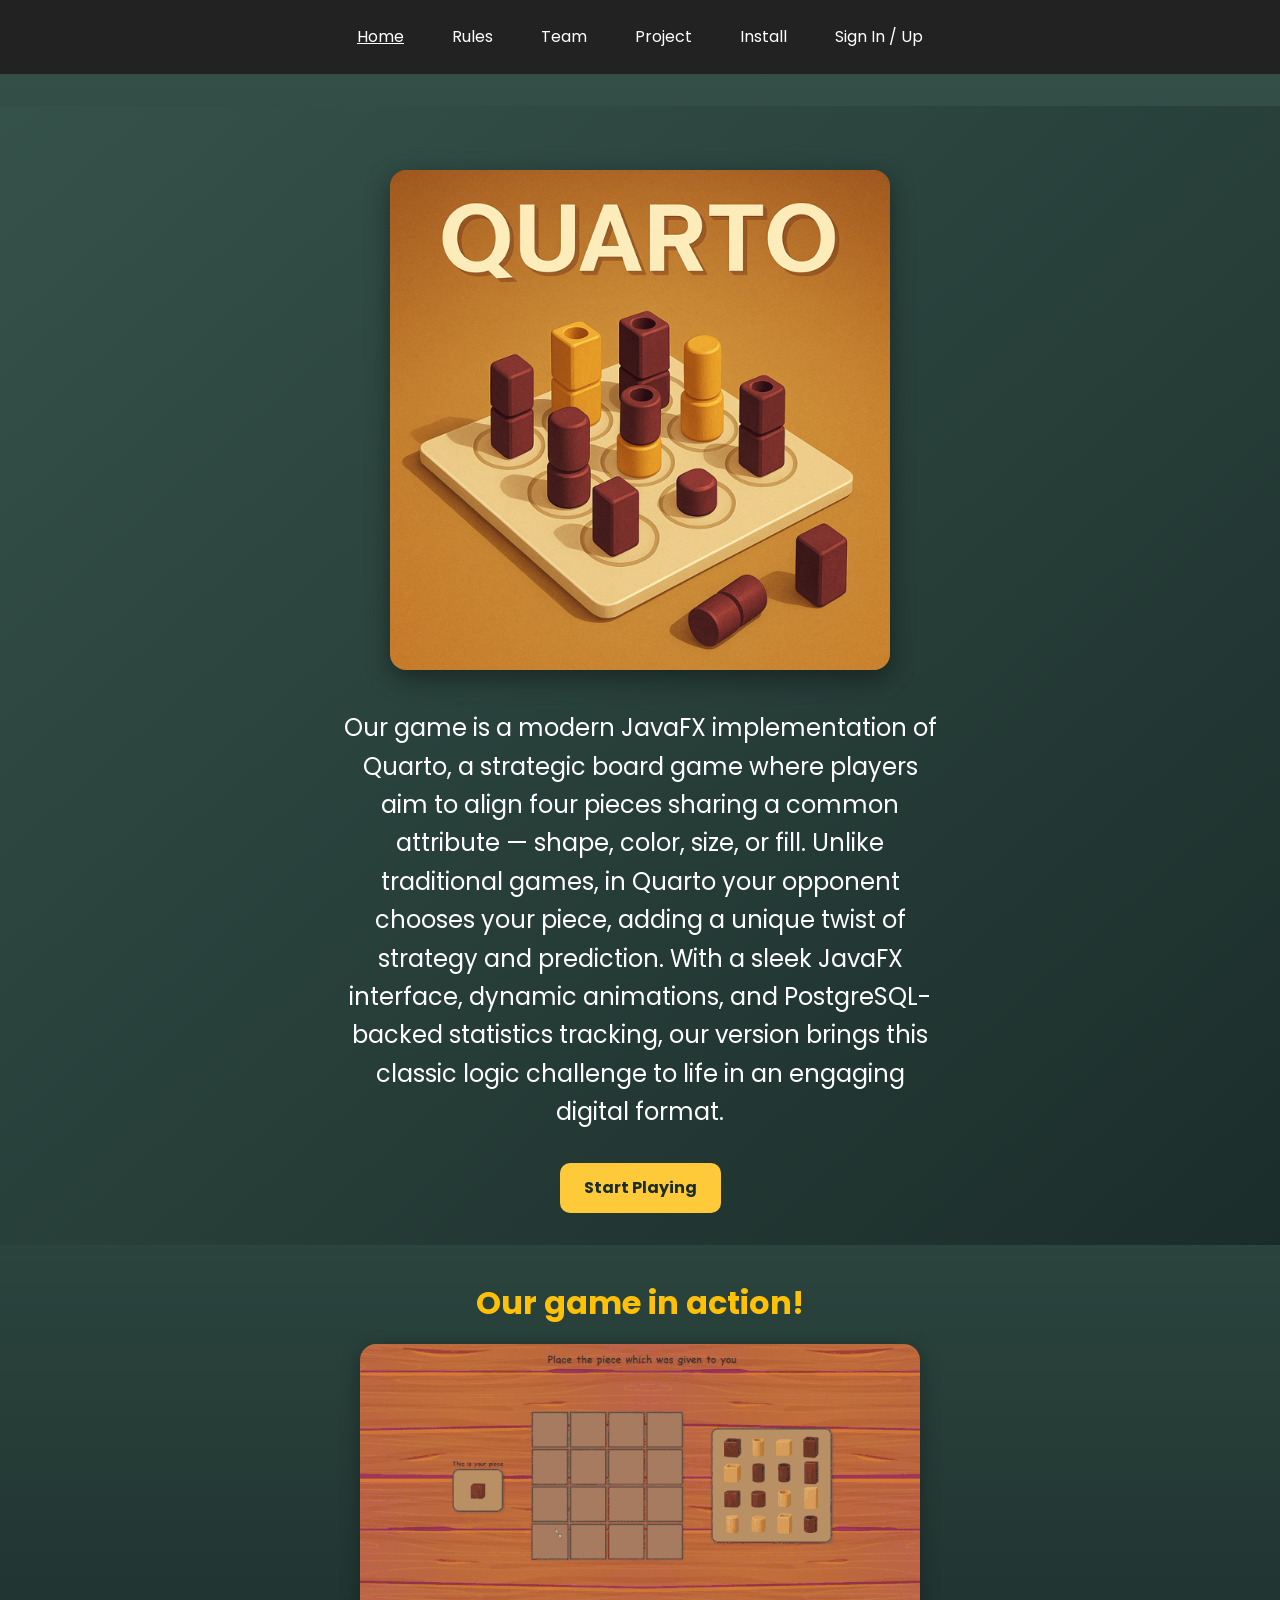
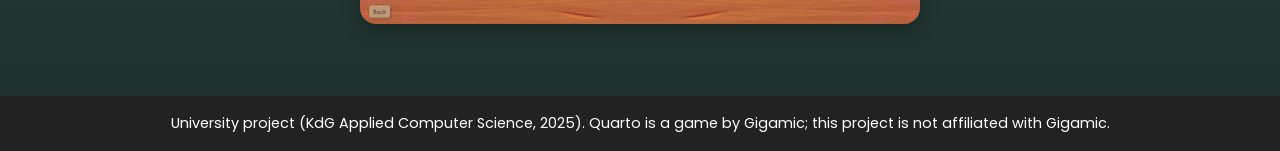
<file: website/html/index.html>
<!-- index.html -->
<!DOCTYPE html>
<html lang="en">
<head>
  <meta charset="UTF-8">
  <meta name="viewport" content="width=device-width, initial-scale=1.0">
  <title>Quarto - JavaFX ASCII Game</title>
  <link rel="icon" type="image/png" href="../images/favicon.png">
  <link href="https://fonts.googleapis.com/css2?family=Poppins:wght@400;600&display=swap" rel="stylesheet">

  <link rel="stylesheet" href="../css/common.css">
  <link rel="stylesheet" href="../css/index.css">
  <link rel="stylesheet" href="../css/modal.css">

</head>
<body>
<header>
  <nav>
    <ul class="nav-list">
      <li><a href="index.html" class="active">Home</a></li>
      <li><a href="rules.html">Rules</a></li>
      <li><a href="team.html">Team</a></li>
      <li><a href="project.html">Project</a></li>
      <li><a href="install.html">Install</a></li>
      <li id="authLi"><a href="#" id="authBtn">Sign In / Up</a></li>
    </ul>
  </nav>
</header>
<main>

  <section class="hero">
    <div class="hero-image">
      <img src="../images/Quarto.png" alt="Quarto Board">
    </div>
    <div class="hero-text">
      <!--<h1>QUARTO</h1>-->
      <p>Our game is a modern JavaFX implementation of Quarto, a strategic board game where players aim to align four pieces sharing a common attribute — shape, color, size, or fill.
        Unlike traditional games, in Quarto your opponent chooses your piece, adding a unique twist of strategy and prediction.
        With a sleek JavaFX interface, dynamic animations, and PostgreSQL-backed statistics tracking, our version brings this classic logic challenge to life in an engaging digital format.
      </p>
      <a href="install.html" class="btn">Start Playing</a>
    </div>
  </section>

  <section class="gameplay-demo">
    <h2>Our game in action!</h2>
    <img src="../images/gameplay.gif" alt="Gameplay demo of Quarto in action">
  </section>

</main>
<footer>
  <p>University project (KdG Applied Computer Science, 2025). Quarto is a game by Gigamic; this project is not affiliated with Gigamic.</p>
</footer>

<!-- Unified Auth Modal -->
<div id="authModal" class="modal">
  <div class="modal-content">
    <span class="close" data-close="authModal">&times;</span>
    <div class="auth-tabs">
      <button id="showLogin" class="tab-btn active">Login</button>
      <button id="showRegister" class="tab-btn">Register</button>
    </div>
    <form id="loginForm" class="auth-form">
      <input type="text" id="loginUsername" placeholder="Username" required>
      <input type="password" id="loginPassword" placeholder="Password" required>
      <button type="submit" class="btn auth-submit">Sign In</button>
    </form>
    <form id="registerForm" class="auth-form" style="display:none;">
      <input type="text" id="regFullName" placeholder="Full Name" required>
      <input type="text" id="regUsername" placeholder="Username" required>
      <input type="password" id="regPassword" placeholder="Password" required>
      <button type="submit" class="btn auth-submit">Register</button>
    </form>
  </div>
</div>


<script type="module" src="../js/script.js" defer></script>


</body>
</html>
</file>
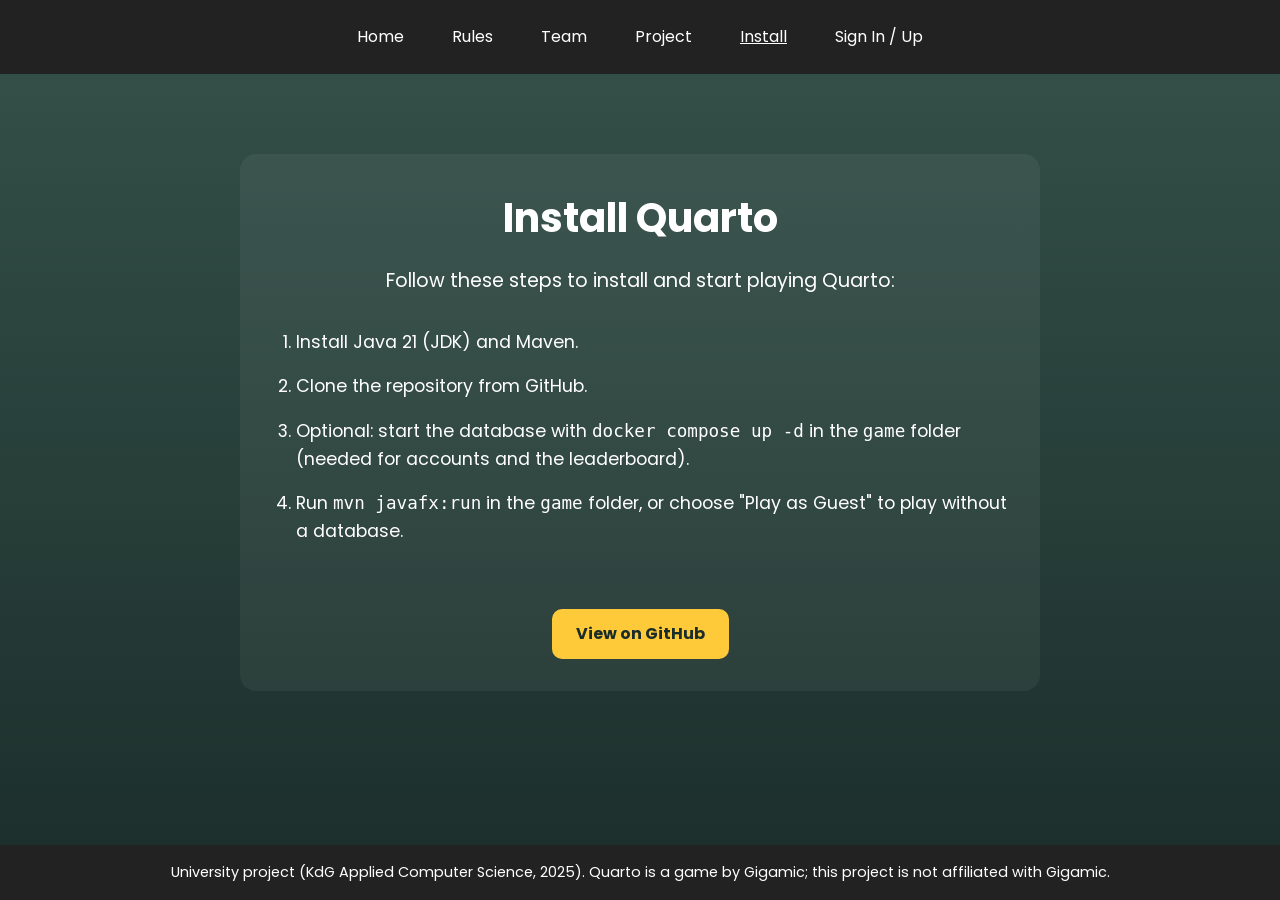
<file: website/html/install.html>
<!DOCTYPE html>
<html lang="en">
<head>
  <meta charset="UTF-8">
  <meta name="viewport" content="width=device-width, initial-scale=1">
  <title>Install - Quarto</title>
  <link rel="icon" type="image/png" href="../images/favicon.png">
  <link href="https://fonts.googleapis.com/css2?family=Poppins:wght@400;600&display=swap" rel="stylesheet">
  <link rel="stylesheet" href="../css/common.css">
  <link rel="stylesheet" href="../css/install.css">
  <link rel="stylesheet" href="../css/modal.css">
</head>
<body>
<header>
  <nav>
    <ul class="nav-list">
      <li><a href="index.html">Home</a></li>
      <li><a href="rules.html">Rules</a></li>
      <li><a href="team.html">Team</a></li>
      <li><a href="project.html">Project</a></li>
      <li><a href="install.html" class="active">Install</a></li>
      <li id="authLi"><a href="#" id="authBtn">Sign In / Up</a></li>
    </ul>
  </nav>
</header>

<main>
  <section class="install-guide">
    <h1>Install Quarto</h1>
    <p>Follow these steps to install and start playing Quarto:</p>
    <ol>
      <li>Install Java 21 (JDK) and Maven.</li>
      <li>Clone the repository from GitHub.</li>
      <li>Optional: start the database with <code>docker compose up -d</code> in the <code>game</code> folder (needed for accounts and the leaderboard).</li>
      <li>Run <code>mvn javafx:run</code> in the <code>game</code> folder, or choose "Play as Guest" to play without a database.</li>
    </ol>
    <div class="install-buttons">
      <a href="https://github.com/miqqayell/quarto-javafx-game" target="_blank" rel="noopener" class="btn github-btn">View on GitHub</a>
    </div>
  </section>

</main>

<footer>
  <p>University project (KdG Applied Computer Science, 2025). Quarto is a game by Gigamic; this project is not affiliated with Gigamic.</p>
</footer>

<!-- Unified Auth Modal -->
<div id="authModal" class="modal">
  <div class="modal-content">
    <span class="close" data-close="authModal">&times;</span>
    <div class="auth-tabs">
      <button id="showLogin" class="tab-btn active">Login</button>
      <button id="showRegister" class="tab-btn">Register</button>
    </div>
    <form id="loginForm" class="auth-form">
      <input type="text" id="loginUsername" placeholder="Username" required>
      <input type="password" id="loginPassword" placeholder="Password" required>
      <button type="submit" class="btn auth-submit">Sign In</button>
    </form>
    <form id="registerForm" class="auth-form" style="display:none;">
      <input type="text" id="regFullName" placeholder="Full Name" required>
      <input type="text" id="regUsername" placeholder="Username" required>
      <input type="password" id="regPassword" placeholder="Password" required>
      <button type="submit" class="btn auth-submit">Register</button>
    </form>
  </div>
</div>


<script type="module" src="../js/script.js" defer></script>


</body>
</html>
</file>
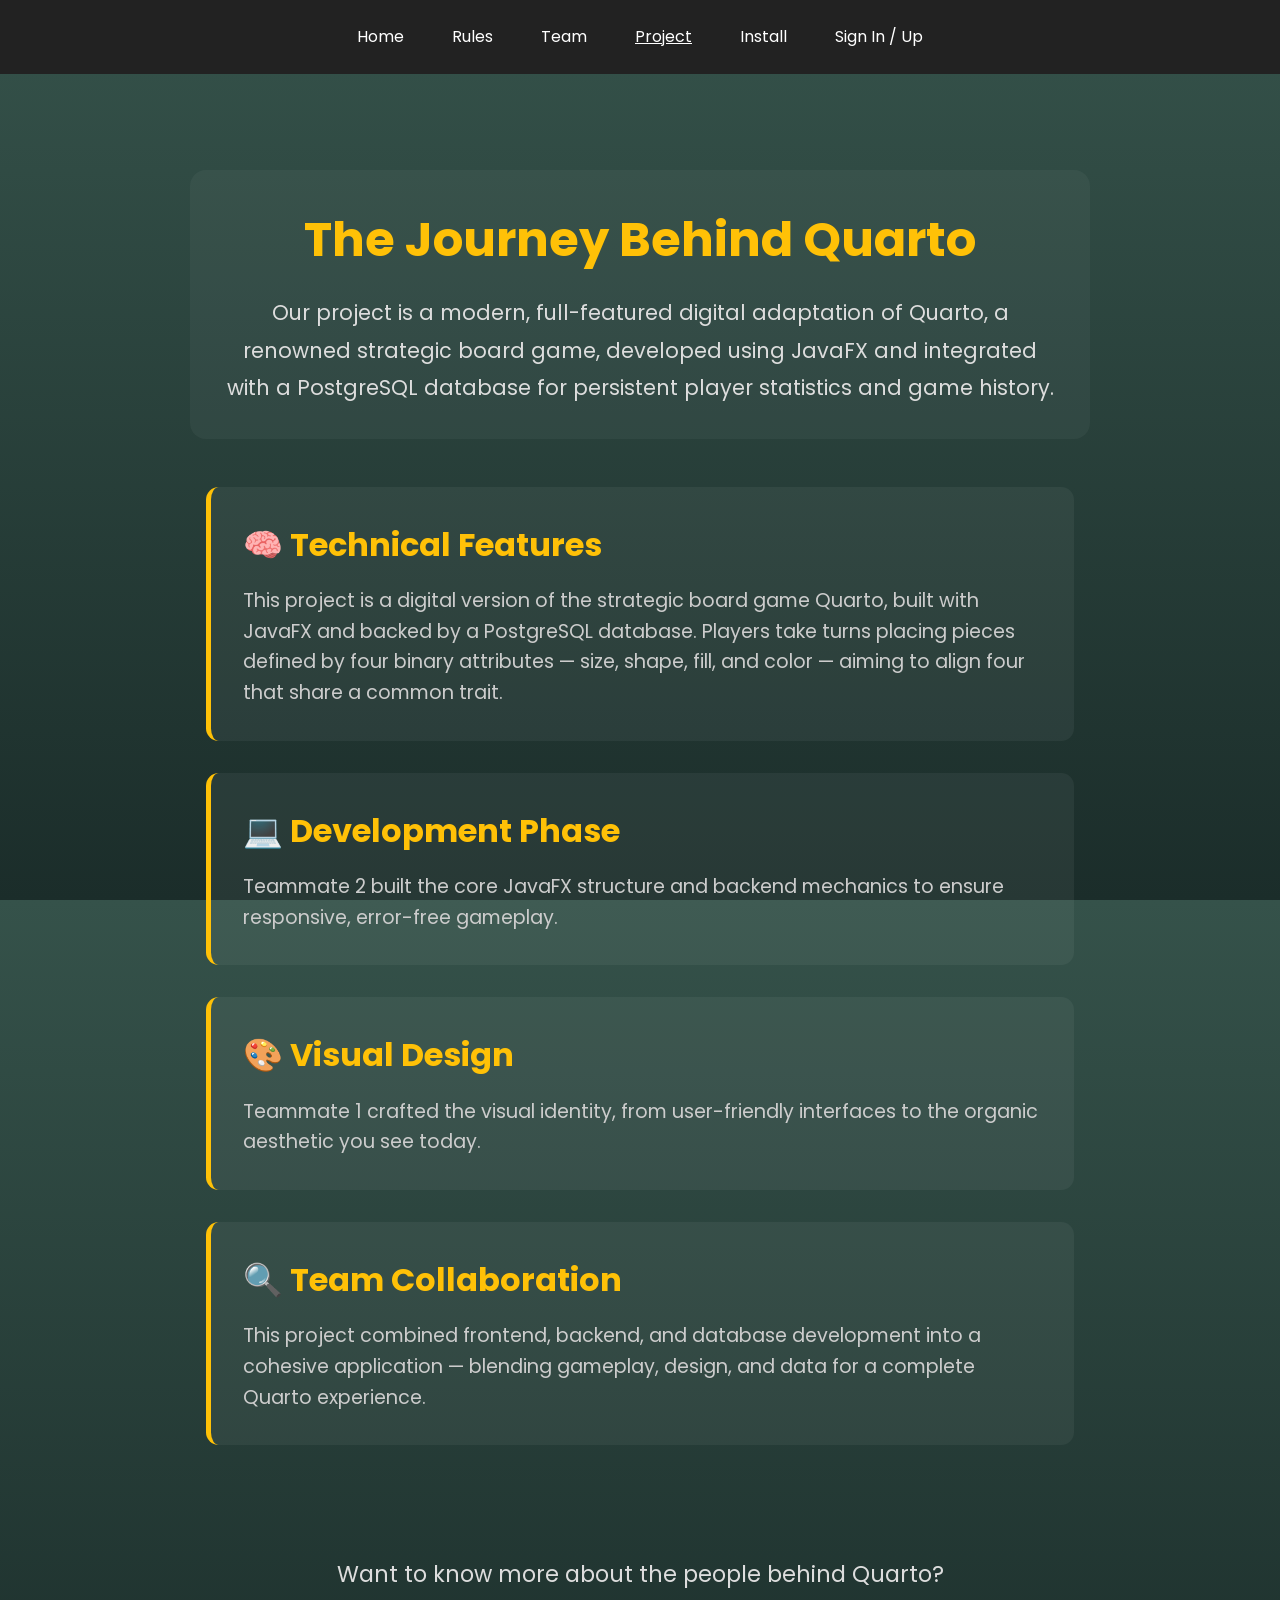
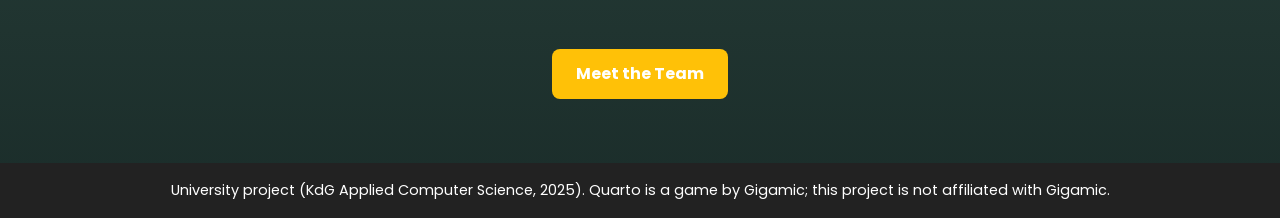
<file: website/html/project.html>
<!DOCTYPE html>
<html lang="en">
<head>
  <meta charset="UTF-8">
  <meta name="viewport" content="width=device-width, initial-scale=1">
  <title>Project - Quarto</title>
  <link rel="icon" type="image/png" href="../images/favicon.png">
  <link href="https://fonts.googleapis.com/css2?family=Poppins:wght@400;600&display=swap" rel="stylesheet">
  <link rel="stylesheet" href="../css/common.css">
  <link rel="stylesheet" href="../css/project.css">
  <link rel="stylesheet" href="../css/modal.css">
</head>
<body>
<header>
  <nav>
    <ul class="nav-list">
      <li><a href="../html/index.html">Home</a></li>
      <li><a href="../html/rules.html">Rules</a></li>
      <li><a href="../html/team.html">Team</a></li>
      <li><a href="../html/project.html" class="active">Project</a></li>
      <li><a href="../html/install.html">Install</a></li>
      <li id="authLi"><a href="#" id="authBtn">Sign In / Up</a></li>
    </ul>
  </nav>
</header>

<main>
  <section class="project-story">
    <h1>The Journey Behind Quarto</h1>
    <p>Our project is a modern, full-featured digital adaptation of Quarto, a renowned strategic board game, developed using JavaFX and integrated with a PostgreSQL database for persistent player statistics and game history.</p>
  </section>

  <section class="project-timeline">
    <div class="timeline-event">
      <h2>🧠 Technical Features</h2>
      <p>This project is a digital version of the strategic board game Quarto, built with JavaFX and backed by a PostgreSQL database. Players take turns placing pieces defined by four binary attributes — size, shape, fill, and color — aiming to align four that share a common trait.</p>
    </div>

    <div class="timeline-event">
      <h2>💻 Development Phase</h2>
      <p>Teammate 2 built the core JavaFX structure and backend mechanics to ensure responsive, error-free gameplay.</p>
    </div>

    <div class="timeline-event">
      <h2>🎨 Visual Design</h2>
      <p>Teammate 1 crafted the visual identity, from user-friendly interfaces to the organic aesthetic you see today.</p>
    </div>

    <div class="timeline-event">
      <h2>🔍 Team Collaboration</h2>
      <p>This project combined frontend, backend, and database development into a cohesive application — blending gameplay, design, and data for a complete Quarto experience.</p>
    </div>
  </section>

  <section class="team-cta">
    <p>Want to know more about the people behind Quarto?</p>
    <a href="team.html" class="btn">Meet the Team</a>
  </section>
</main>


<footer>
  <p>University project (KdG Applied Computer Science, 2025). Quarto is a game by Gigamic; this project is not affiliated with Gigamic.</p>
</footer>

<!-- Unified Auth Modal -->
<div id="authModal" class="modal">
  <div class="modal-content">
    <span class="close" data-close="authModal">&times;</span>
    <div class="auth-tabs">
      <button id="showLogin" class="tab-btn active">Login</button>
      <button id="showRegister" class="tab-btn">Register</button>
    </div>
    <form id="loginForm" class="auth-form">
      <input type="text" id="loginUsername" placeholder="Username" required>
      <input type="password" id="loginPassword" placeholder="Password" required>
      <button type="submit" class="btn auth-submit">Sign In</button>
    </form>
    <form id="registerForm" class="auth-form" style="display:none;">
      <input type="text" id="regFullName" placeholder="Full Name" required>
      <input type="text" id="regUsername" placeholder="Username" required>
      <input type="password" id="regPassword" placeholder="Password" required>
      <button type="submit" class="btn auth-submit">Register</button>
    </form>
  </div>
</div>


<script type="module" src="../js/script.js" defer></script>


</body>
</html>
</file>
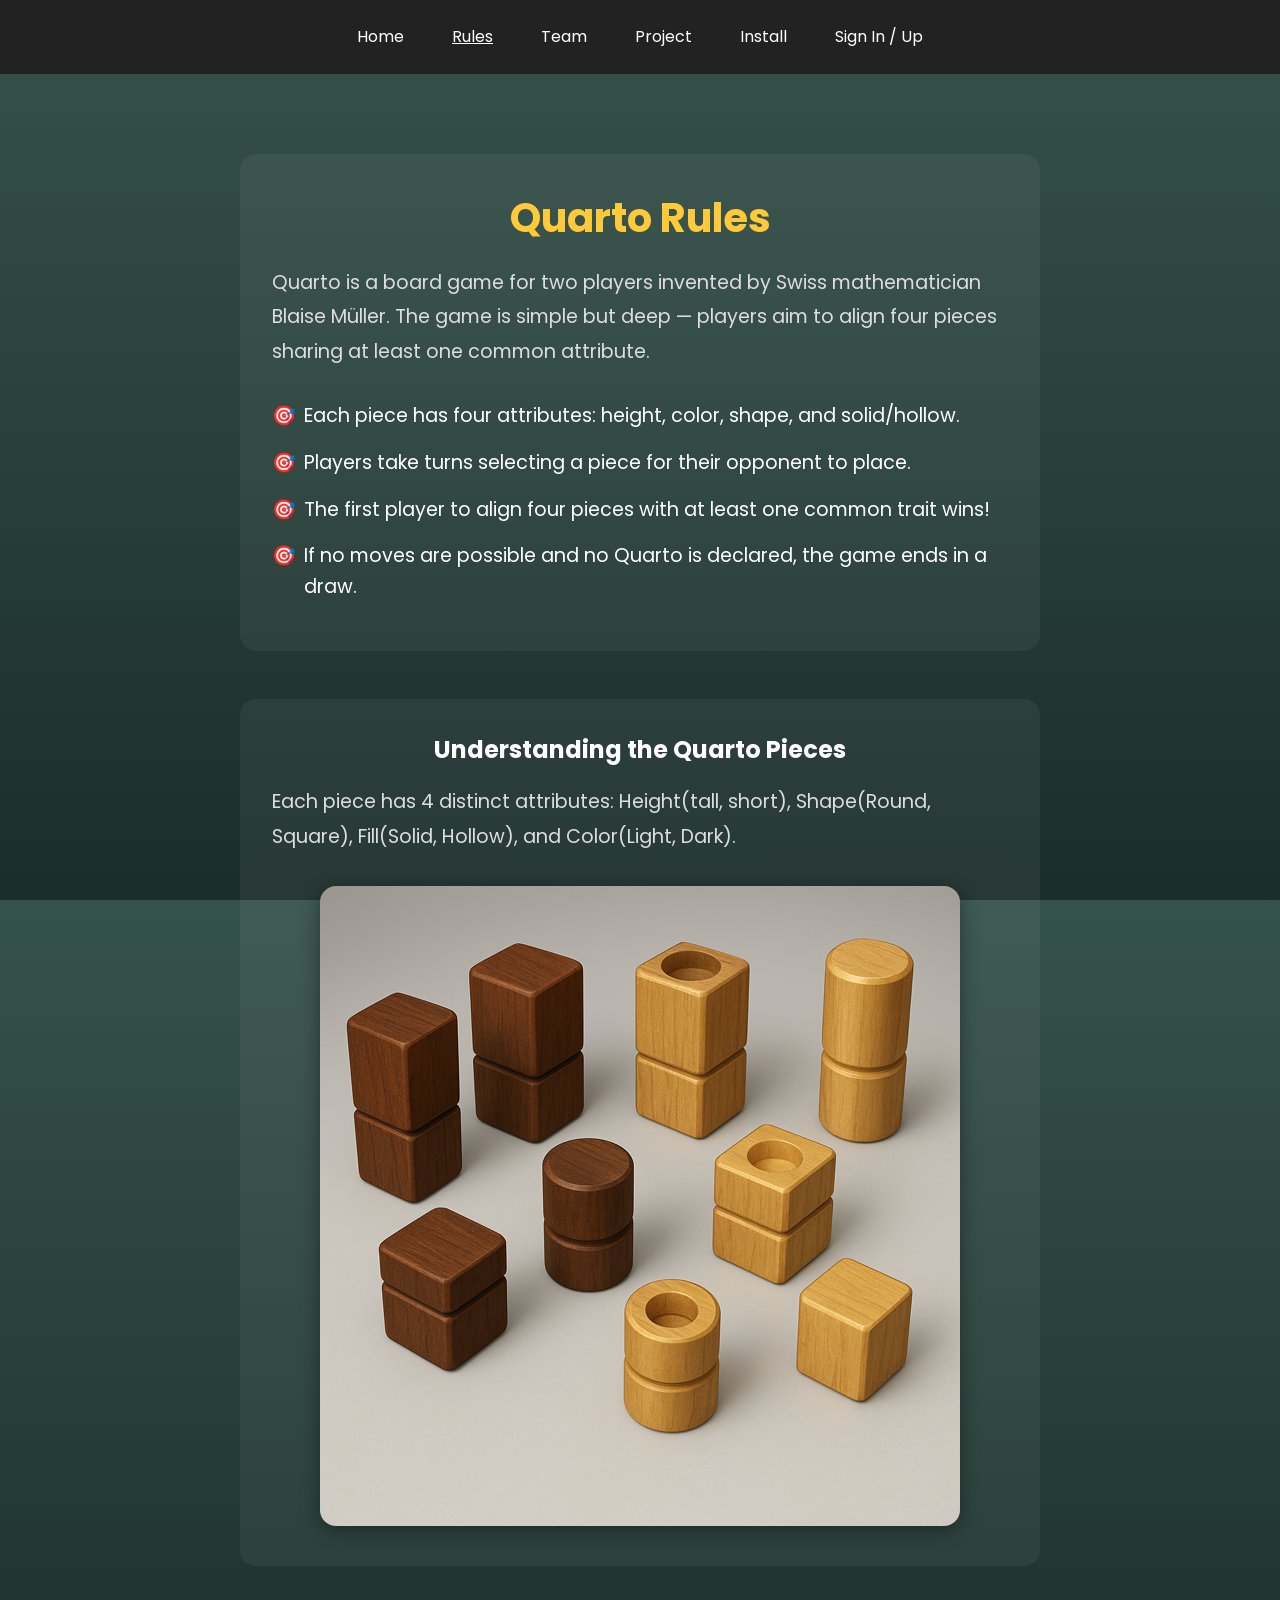
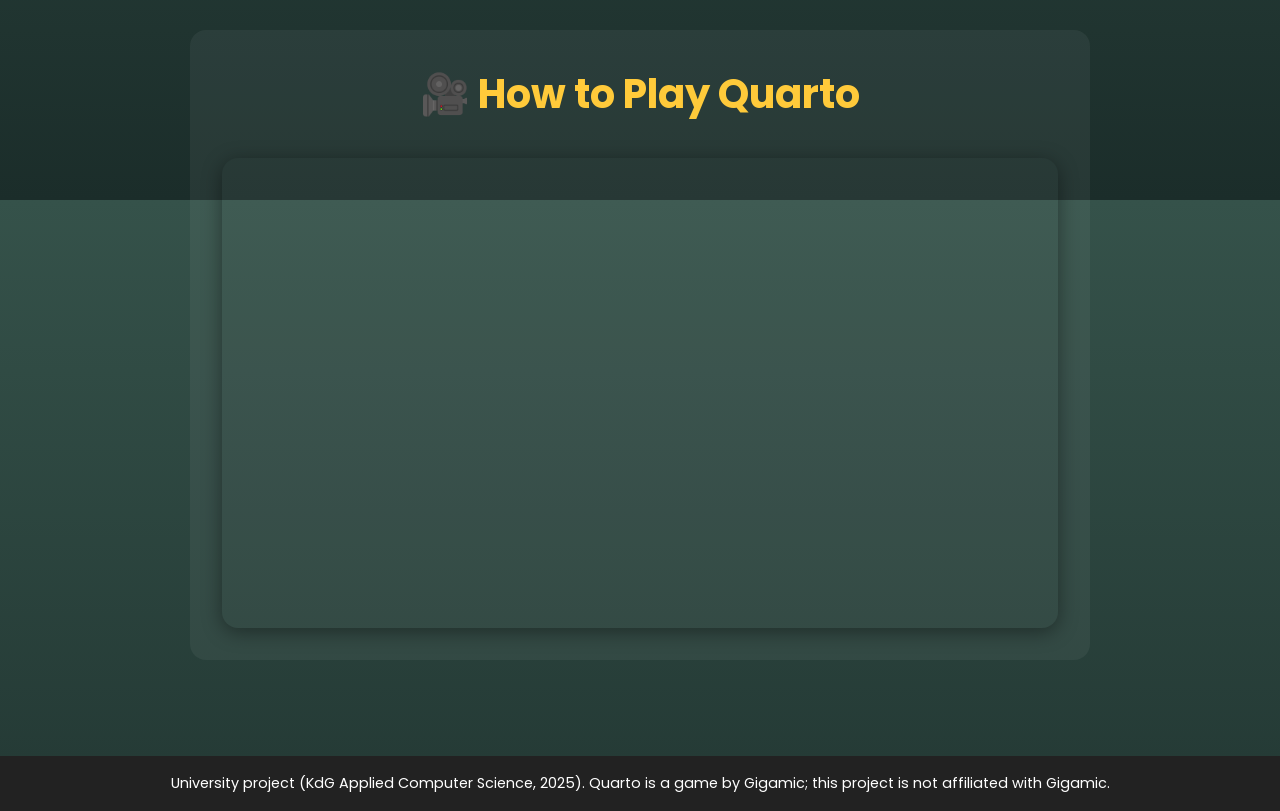
<file: website/html/rules.html>
<!DOCTYPE html>
<html lang="en">
<head>
  <meta charset="UTF-8">
  <meta name="viewport" content="width=device-width, initial-scale=1.0">
  <title>Quarto-Rules</title>
  <link rel="icon" type="image/png" href="../images/favicon.png">
  <link href="https://fonts.googleapis.com/css2?family=Poppins:wght@400;600&display=swap" rel="stylesheet">

  <link rel="stylesheet" href="../css/common.css">
  <link rel="stylesheet" href="../css/rules.css">
  <link rel="stylesheet" href="../css/modal.css">
</head>
<body>
<header>
  <nav>
    <ul class="nav-list">
      <li><a href="index.html">Home</a></li>
      <li><a href="rules.html" class="active">Rules</a></li>
      <li><a href="team.html">Team</a></li>
      <li><a href="project.html">Project</a></li>
      <li><a href="install.html">Install</a></li>
      <li id="authLi"><a href="#" id="authBtn">Sign In / Up</a></li>
    </ul>
  </nav>
</header>
<main>
  <section class="rules-section">
    <h1>Quarto Rules</h1>
    <p>Quarto is a board game for two players invented by Swiss mathematician Blaise Müller. The game is simple but deep — players aim to align four pieces sharing at least one common attribute.</p>

    <ul class="rules-list">
      <li>Each piece has four attributes: height, color, shape, and solid/hollow.</li>
      <li>Players take turns selecting a piece for their opponent to place.</li>
      <li>The first player to align four pieces with at least one common trait wins!</li>
      <li>If no moves are possible and no Quarto is declared, the game ends in a draw.</li>
    </ul>
  </section>

  <section class="rules-section">
    <h2>Understanding the Quarto Pieces</h2>
    <p>Each piece has 4 distinct attributes: Height(tall, short), Shape(Round, Square), Fill(Solid, Hollow), and Color(Light, Dark).</p>
    <div class="piece-attributes">
      <img src="../images/pieces2.png" alt="Quarto piece attributes showing size, shape, fill, and color">
    </div>
  </section>

  <section class="video-tutorial">
    <h2>🎥 How to Play Quarto</h2>
    <div class="video-container">
      <iframe src="https://www.youtube.com/embed/miK1iabveQ4" title="How to Play Quarto | Board Game Rules & Instructions" frameborder="0" allowfullscreen></iframe>
    </div>
  </section>


</main>
<footer>
  <p>University project (KdG Applied Computer Science, 2025). Quarto is a game by Gigamic; this project is not affiliated with Gigamic.</p>
</footer>


<!-- Unified Auth Modal -->
<div id="authModal" class="modal">
  <div class="modal-content">
    <span class="close" data-close="authModal">&times;</span>
    <div class="auth-tabs">
      <button id="showLogin" class="tab-btn active">Login</button>
      <button id="showRegister" class="tab-btn">Register</button>
    </div>
    <form id="loginForm" class="auth-form">
      <input type="text" id="loginUsername" placeholder="Username" required>
      <input type="password" id="loginPassword" placeholder="Password" required>
      <button type="submit" class="btn auth-submit">Sign In</button>
    </form>
    <form id="registerForm" class="auth-form" style="display:none;">
      <input type="text" id="regFullName" placeholder="Full Name" required>
      <input type="text" id="regUsername" placeholder="Username" required>
      <input type="password" id="regPassword" placeholder="Password" required>
      <button type="submit" class="btn auth-submit">Register</button>
    </form>
  </div>
</div>


<script type="module" src="../js/script.js" defer></script>

</body>
</html>
</file>
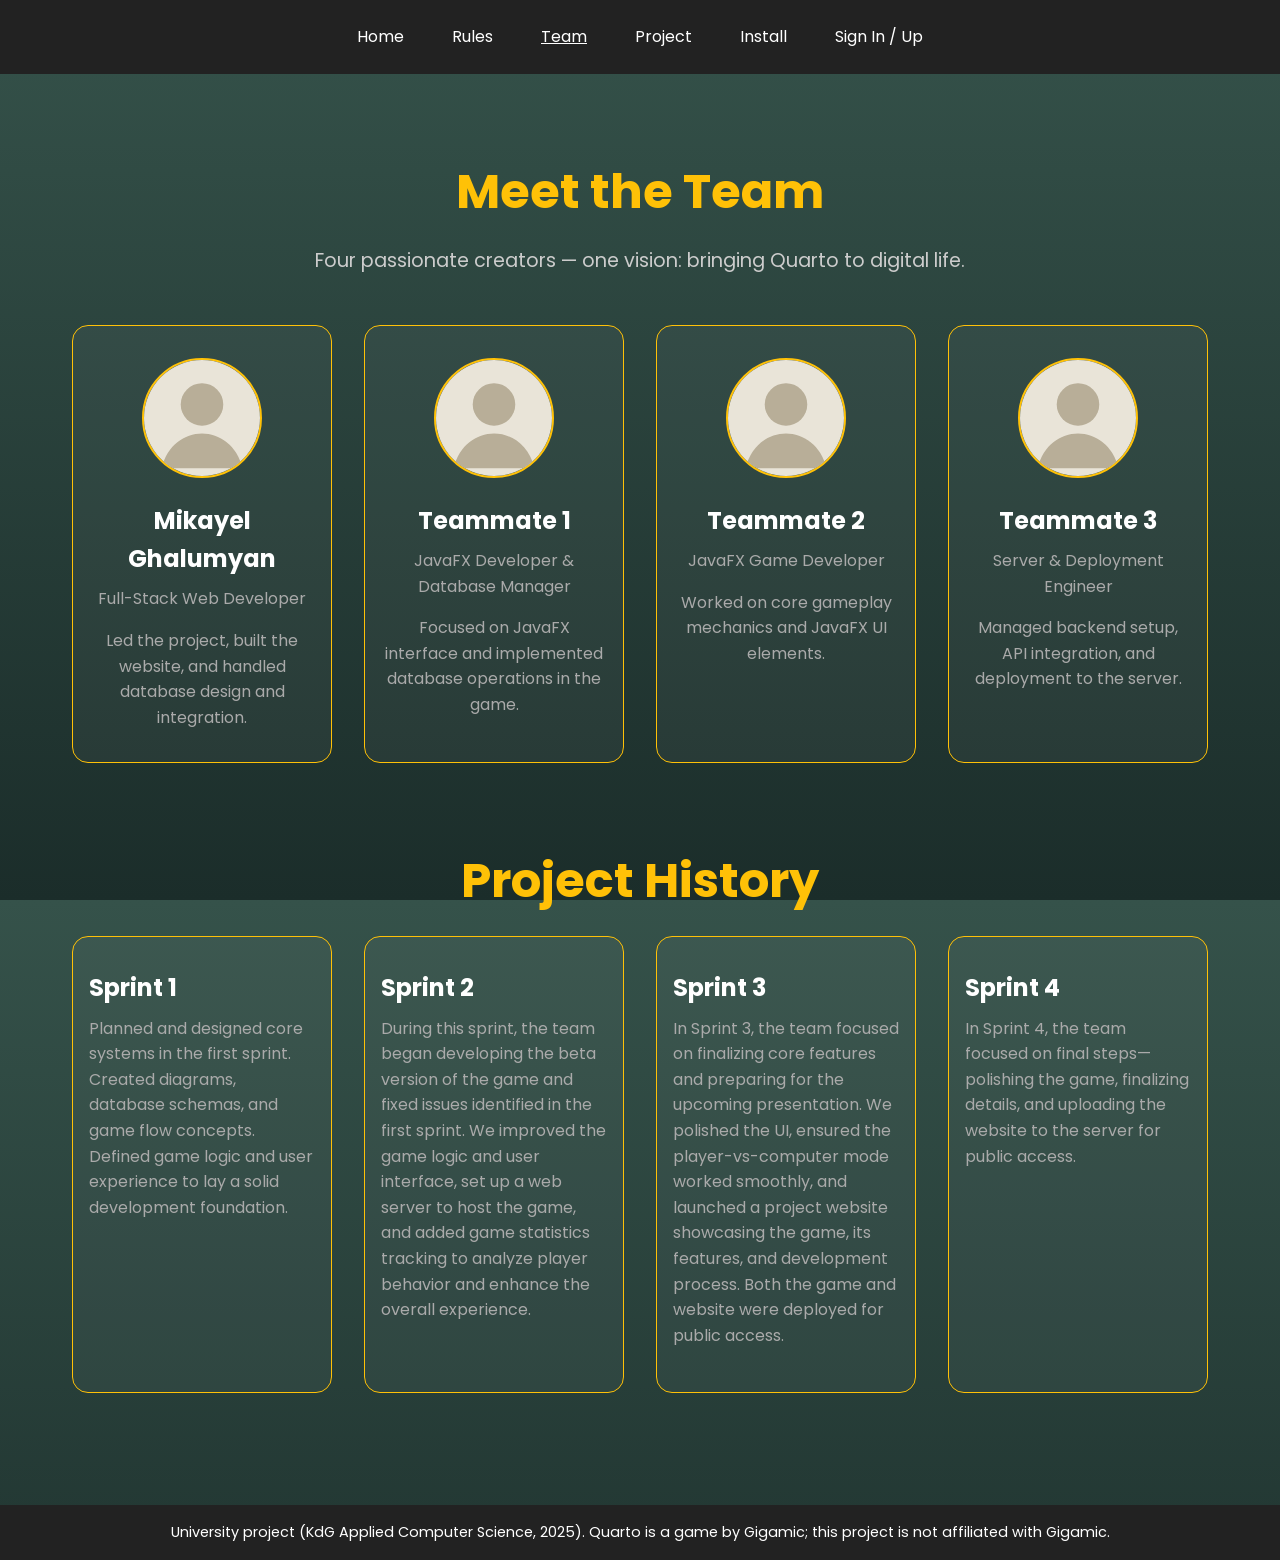
<file: website/html/team.html>
<!DOCTYPE html>
<html lang="en">
<head>
  <meta charset="UTF-8">
  <meta name="viewport" content="width=device-width, initial-scale=1.0">

  <title>Team - Quarto</title>
  <link rel="icon" type="image/png" href="../images/favicon.png">
  <link href="https://fonts.googleapis.com/css2?family=Poppins:wght@400;600&display=swap" rel="stylesheet">
  <link rel="stylesheet" href="../css/common.css">
  <link rel="stylesheet" href="../css/team.css">
  <link rel="stylesheet" href="../css/modal.css">
</head>
<body>
<header>
  <nav>
    <ul class="nav-list">
      <li><a href="index.html" >Home</a></li>
      <li><a href="rules.html">Rules</a></li>
      <li><a href="team.html" class="active">Team</a></li>
      <li><a href="project.html">Project</a></li>
      <li><a href="install.html">Install</a></li>
      <li id="authLi"><a href="#" id="authBtn">Sign In / Up</a></li>
    </ul>
  </nav>
</header>


<main>
  <section class="team-intro">
    <h1>Meet the Team</h1>
    <p>Four passionate creators — one vision: bringing Quarto to digital life.</p>
  </section>

  <section class="team-grid">
    <div class="team-member">
      <img src="../images/avatar-placeholder.svg" alt="">
      <h3>Mikayel Ghalumyan</h3>
      <p>Full-Stack Web Developer</p>
      <p class="member-bio">Led the project, built the website, and handled database design and integration.</p>
    </div>
    <div class="team-member">
      <img src="../images/avatar-placeholder.svg" alt="">
      <h3>Teammate 1</h3>
      <p> JavaFX Developer & Database Manager</p>
      <p class="member-bio">Focused on JavaFX interface and implemented database operations in the game.</p>
    </div>
    <div class="team-member">
      <img src="../images/avatar-placeholder.svg" alt="">
      <h3>Teammate 2</h3>
      <p>JavaFX Game Developer</p>
      <p class="member-bio">Worked on core gameplay mechanics and JavaFX UI elements.</p>
    </div>
    <div class="team-member">
      <img src="../images/avatar-placeholder.svg" alt="">
      <h3>Teammate 3</h3>
      <p>Server & Deployment Engineer</p>
      <p class="member-bio">Managed backend setup, API integration, and deployment to the server.</p>
    </div>
  </section>

  <section class="issue-board">
    <h2>Project History</h2>
    <div class="issue-columns">
      <!-- Sprint 1 -->
      <div class="issue-column">
        <h3 class="open">Sprint 1</h3>
        <div class="task">Planned and designed core systems in the first sprint.
          Created diagrams, database schemas, and game flow concepts.
          Defined game logic and user experience to lay a solid development foundation.</div>
      </div>

      <!-- Sprint 2 -->
      <div class="issue-column">
        <h3 class="doing">Sprint 2</h3>
        <div class="task">During this sprint, the team began developing the beta version of the game and fixed issues identified in the first sprint. We improved the game logic and user interface, set up a web server to host the game, and added game statistics tracking to analyze player behavior and enhance the overall experience.</div>
      </div>

      <!-- Sprint 3 -->
      <div class="issue-column">
        <h3 class="review">Sprint 3</h3>
        <div class="task">In Sprint 3, the team focused on finalizing core features and preparing for the upcoming presentation. We polished the UI, ensured the player-vs-computer mode worked smoothly, and launched a project website showcasing the game, its features, and development process. Both the game and website were deployed for public access.</div>
      </div>

      <!-- Sprint 4 -->
      <div class="issue-column">
        <h3 class="closed">Sprint 4</h3>
        <div class="task">In Sprint 4, the team focused on final steps—polishing the game, finalizing details, and uploading the website to the server for public access.</div>
      </div>
    </div>
  </section>


</main>


<footer>
  <p>University project (KdG Applied Computer Science, 2025). Quarto is a game by Gigamic; this project is not affiliated with Gigamic.</p>
</footer>

<!-- Unified Sign In / Up Modal -->
<div id="authModal" class="modal">
  <div class="modal-content">
    <span class="close" data-close="authModal">&times;</span>
    <div class="auth-tabs">
      <button id="showLogin" class="tab-btn active">Login</button>
      <button id="showRegister" class="tab-btn">Register</button>
    </div>
    <form id="loginForm" class="auth-form">
      <input type="text" id="loginUsername" placeholder="Username" required>
      <input type="password" id="loginPassword" placeholder="Password" required>
      <button type="submit" class="btn auth-submit">Sign In</button>
    </form>
    <form id="registerForm" class="auth-form" style="display:none;">
      <input type="text" id="regFullName" placeholder="Full Name" required>
      <input type="text" id="regUsername" placeholder="Username" required>
      <input type="password" id="regPassword" placeholder="Password" required>
      <button type="submit" class="btn auth-submit">Register</button>
    </form>
  </div>
</div>


<script type="module" src="../js/script.js" defer></script>
</body>
</html>
</file>
<file: website/css/common.css>
/* Reset & globals */
* {
    margin: 0;
    /*padding: 0;*/
    box-sizing: border-box;
}
html, body {
    font-family: 'Poppins', sans-serif;
    line-height: 1.6;
    color: #333;
    height: 100%;
    margin: 0;
    padding: 0;
    display: flex;
    flex-direction: column;
    background: linear-gradient(to bottom, #35524a, #1b2d2a);
    color: #fff;
}

/* Header & footer */
header, footer {
    background: #222;
    color: #fff;
    padding: 1rem;
}
footer {
    text-align: center;
    font-size: 0.9rem;
}
main {
    flex: 1;
    padding: 2rem;
}

/* Nav */
.nav-list {
    list-style: none;
    display: flex;
    justify-content: center;
    align-items: center;
    flex-wrap: nowrap;
    padding: 0;
    margin: 0;
}
.nav-list li {
    margin: 0 1rem;
}
.nav-list a {
    color: #fff;
    text-decoration: none;
    padding: 0.5rem;
    white-space: nowrap;
}
.nav-list a.active,
.nav-list a:hover {
    text-decoration: underline;
}

/* Buttons */
.btn {
    display: inline-block;
    padding: 0.75rem 1.5rem;
    background-color: #ffca3a;
    color: #1b2d2a;
    text-decoration: none;
    font-weight: bold;
    border-radius: 10px;
    transition: background-color 0.3s;
    margin-top: 2rem;
}
.btn:hover {
    background-color: #ffb300;
}

/* Responsive nav */
@media (max-width: 768px) {
    .nav-list {
        flex-direction: column;
    }
    .nav-list li {
        margin: 0.5rem 0;
    }
}

/* Animations */
@keyframes fadeInUp {
    from { opacity: 0; transform: translateY(30px); }
    to   { opacity: 1; transform: translateY(0); }
}

/*navbar fix*/
.nav-user {
    margin-right: 0.5rem;
    color: #fff;
    font-weight: 500;
    display: inline-block;
    vertical-align: middle;
}

.logout-btn {
    padding: 0.4rem 1rem;
    background-color: #FFC107;
    border: none;
    border-radius: 10px;
    font-weight: bold;
    cursor: pointer;
    display: inline-block;
    vertical-align: middle;
}

#authLi {
    display: flex;
    align-items: center;
    gap: 0.5rem;
}
</file>
<file: website/css/index.css>
.hero {
    min-height: 100vh;
    display: flex;
    flex-direction: column;
    justify-content: center;
    align-items: center;
    background: linear-gradient(to bottom right, #35524a, #1b2d2a);
    width: 100vw;
    margin-left: calc(-50vw + 50%);
    text-align: center;
    padding: 2rem;
    animation: fadeInUp 1s ease-out;
}
.hero h1 {
    font-size: 3rem;
    margin-bottom: 1rem;
}
.hero p {
    font-size: 1.5rem;
    max-width: 600px;
}
.hero img {
    opacity: 0;
    transform: translateX(100%);
    animation: slideInLeft 1s ease-out forwards;
    max-width: 500px;
    height: auto;
    margin: 2rem 0;
    border-radius: 1rem;
    box-shadow: 0 8px 24px rgba(0, 0, 0, 0.4);
}
@keyframes slideInLeft {
    to { transform: translateX(0); opacity: 1; }
}
@keyframes slideInRight {
    to { transform: translateX(0); opacity: 1; }
}
.hero-text {
    opacity: 0;
    transform: translateX(-100%);
    animation: slideInRight 1s ease-out forwards;
    animation-delay: 0.2s;
}

.gameplay-demo {
    text-align: center;
    padding: 2rem 1rem;
    animation: fadeInUp 1s ease-out;
}
.gameplay-demo h2 {
    font-size: 2rem;
    margin-bottom: 1rem;
    color: #FFC107;
}
.gameplay-demo img {
    max-width: 90%;
    height: auto;
    border-radius: 1rem;
    box-shadow: 0 6px 20px rgba(0,0,0,0.3);
}
</file>
<file: website/css/modal.css>
/* sign in/up css */
/* ========== MODAL ========== */
.modal {
    position: fixed;
    top: 0; left: 0; right: 0; bottom: 0;
    background: rgba(0,0,0,0.6);
    display: none;
    justify-content: center;
    align-items: center;
    z-index: 1000;
}
.modal.show {
    display: flex;
}
.modal-content {
    background: #1b2d2a;
    padding: 2rem;
    border-radius: 1rem;
    width: 90%;
    max-width: 400px;
    position: relative;
    box-shadow: 0 8px 24px rgba(0,0,0,0.4);
    color: #fff;
    font-family: 'Poppins', sans-serif;
}
.modal-content .close {
    position: absolute;
    top: 1rem; right: 1rem;
    font-size: 1.5rem;
    cursor: pointer;
    color: #ccc;
}

/* ========== AUTH TABS ========== */
.auth-tabs {
    display: flex;
    gap: 1rem;
    margin-bottom: 1.5rem;
}
.tab-btn {
    flex: 1;
    padding: 0.5rem 0;
    background: #26413b;
    border: none;
    border-radius: 0.5rem;
    font-family: 'Poppins', sans-serif;
    color: #ccc;
    cursor: pointer;
    transition: background 0.3s;
}
.tab-btn.active {
    background: #FFC107;
    color: #1b2d2a;
}

/* ========== FORMS ========== */
.auth-form {
    display: flex;
    flex-direction: column;
    gap: 1rem;
}
.auth-form input {
    padding: 0.75rem 1rem;
    border: none;
    border-radius: 0.5rem;
    font-size: 1rem;
    font-family: 'Poppins', sans-serif;
}
.auth-submit {
    font-family: 'Poppins', sans-serif;
    background-color: #FFC107;
    color: #1b2d2a;
    border: none;
    border-radius: 0.5rem;
    padding: 0.75rem;
    cursor: pointer;
    transition: background 0.3s;
}
.auth-submit:hover {
    background-color: #E6A500;
}
</file>
<file: website/css/install.css>
.install-guide {
    max-width: 800px;
    margin: 3rem auto;
    padding: 2rem;
    background: rgba(255,255,255,0.05);
    border-radius: 1rem;
    text-align: center;
    animation: fadeInUp 1s ease-out;
}
.install-guide h1 {
    font-size: 2.5rem;
    margin-bottom: 1rem;
}
.install-guide p {
    font-size: 1.2rem;
    margin-bottom: 2rem;
}
.install-guide ol {
    text-align: left;
    font-size: 1.1rem;
    margin: 2rem 0;
    padding-left: 1.5rem;
}
.install-guide ol li {
    margin-bottom: 1rem;
}
.install-guide .btn {
    margin-top: 2rem;
}
</file>
<file: website/css/project.css>
.project-story {
    max-width: 900px;
    margin: 4rem auto 2rem;
    padding: 2rem;
    background: rgba(255,255,255,0.04);
    border-radius: 1rem;
    text-align: center;
    animation: fadeInUp 1s ease-out;
}
.project-story h1 {
    font-size: 3rem;
    margin-bottom: 1rem;
    color: #FFC107;
}
.project-story p {
    font-size: 1.3rem;
    color: #ddd;
    line-height: 1.8;
}
.project-timeline {
    max-width: 900px;
    margin: 2rem auto;
    display: flex;
    flex-direction: column;
    gap: 2rem;
    padding: 1rem;
}
.timeline-event {
    background: rgba(255,255,255,0.05);
    padding: 2rem;
    border-left: 5px solid #FFC107;
    border-radius: 0.8rem;
    animation: fadeInUp 1s ease-out;
}
.timeline-event h2 {
    color: #FFC107;
    font-size: 2rem;
    margin-bottom: 1rem;
}
.timeline-event p {
    font-size: 1.2rem;
    color: #ccc;
    line-height: 1.6;
}
.team-cta {
    text-align: center;
    margin-top: 4rem;
    padding: 2rem;
    animation: fadeInUp 1s ease-out;
}
.team-cta p {
    font-size: 1.4rem;
    color: #ddd;
    margin-bottom: 1.5rem;
}
.team-cta .btn {
    background-color: #FFC107;
    color: white;
    border-radius: 8px;
}
.team-cta .btn:hover {
    background-color: #FFC107;
}
</file>
<file: website/css/rules.css>
.rules-section {
    max-width: 800px;
    margin: 3rem auto;
    padding: 2rem;
    background: rgba(255, 255, 255, 0.05);
    border-radius: 1rem;
    text-align: center;
    animation: fadeInUp 1s ease-out;
}
.rules-section h1 {
    font-size: 2.5rem;
    margin-bottom: 1rem;
    color: #ffca3a;
}
.rules-section p {
    font-size: 1.2rem;
    margin-top: 1rem;
    line-height: 1.8;
    text-align: left;
    color: #ddd;
    position: relative;
}
.rules-list {
    text-align: left;
    margin-top: 2rem;
    font-size: 1.2rem;
    list-style: none;
    padding: 0;
}
.rules-list li {
    margin: 1rem 0;
    position: relative;
    padding-left: 2rem;
}
.rules-list li::before {
    content: "🎯";
    position: absolute;
    left: 0;
}
.piece-attributes {
    text-align: center;
    margin-top: 2rem;
}
.piece-attributes img {
    max-width: 100%;
    height: auto;
    border-radius: 1rem;
    box-shadow: 0 4px 20px rgba(0,0,0,0.4);
}
/* Video tutorial */
.video-tutorial {
    max-width: 900px;
    margin: 4rem auto;
    padding: 2rem;
    background: rgba(255,255,255,0.05);
    border-radius: 1rem;
    text-align: center;
    animation: fadeInUp 1s ease-out;
}
.video-tutorial h2 {
    font-size: 2.5rem;
    margin-bottom: 2rem;
    color: #ffca3a;
}
.video-container {
    position: relative;
    width: 100%;
    padding-bottom: 56.25%;
    border-radius: 1rem;
    overflow: hidden;
    box-shadow: 0 4px 20px rgba(0,0,0,0.4);
}
.video-container iframe {
    position: absolute;
    top:0; left:0;
    width:100%; height:100%;
    border:none;
}
</file>
<file: website/css/team.css>
.team-intro {
    text-align: center;
    margin: 3rem 0;
    animation: fadeInUp 1s ease-out;
}
.team-intro h1 {
    font-size: 3rem;
    color: #FFC107;
    margin-bottom: 1rem;
}
.team-intro p {
    font-size: 1.2rem;
    color: #ccc;
    max-width: 700px;
    margin: 0 auto;
}
.team-grid {
    display: grid;
    grid-template-columns: repeat(4, 1fr);
    gap: 2rem;
    max-width: 1200px;
    margin: 3rem auto;
    padding: 0 2rem;
}
.team-member {
    background: rgba(255,255,255,0.04);
    border: 1px solid #FFC107;
    border-radius: 1rem;
    padding: 2rem 1rem;
    text-align: center;
    transition: transform 0.3s ease, box-shadow 0.3s ease;
    animation: fadeInUp 1s ease-out;
}
.team-member img {
    width: 120px;
    height: 120px;
    border-radius: 50%;
    object-fit: cover;
    margin-bottom: 1rem;
    border: 2px solid #FFC107;
}
.team-member h3 {
    font-size: 1.5rem;
    margin-bottom: 0.5rem;
    color: #fff;
}
.team-member p {
    font-size: 1rem;
    color: #aaa;
}
.member-bio {
    font-size: 0.9rem;
    margin-top: 1rem;
    color: #ddd;
}
.team-member:hover {
    transform: translateY(-10px);
    box-shadow: 0 8px 20px rgba(255,193,7,0.2);
}
@media (max-width: 900px) {
    .team-grid { grid-template-columns: repeat(2, 1fr); }
}
@media (max-width: 500px) {
    .team-grid { grid-template-columns: 1fr; }
}

/* Issue Board Section */
.issue-board {
    padding: 2rem 0;
}

.issue-board h2 {
    text-align: center;
    font-size: 3rem;
    color: #FFC107;
    margin-bottom: 1rem;
    animation: fadeInUp 1s ease-out;
}

/* reuse the same grid settings as .team-grid */
.issue-board .issue-columns {
    display: grid;
    grid-template-columns: repeat(4, 1fr);
    gap: 2rem;
    max-width: 1200px;
    margin: 0 auto 3rem;
    padding: 0 2rem;
    animation: fadeInUp 1s ease-out;
}

/* reuse the same card styles as .team-member */
.issue-board .issue-column {
    background: rgba(255, 255, 255, 0.04);
    border: 1px solid #FFC107;
    border-radius: 1rem;
    padding: 2rem 1rem;
    text-align: left;
    transition: transform 0.3s ease, box-shadow 0.3s ease;
}

.issue-board .issue-column h3 {
    font-size: 1.5rem;
    margin-bottom: 0.5rem;
    color: #fff;
}

.issue-board .task {
    font-size: 1rem;
    color: #aaa;
    margin-bottom: 0.75rem;
}

.issue-board .issue-column:hover {
    transform: translateY(-10px);
    box-shadow: 0 8px 20px rgba(255, 193, 7, 0.2);
}

/* same responsive breakpoints */
@media (max-width: 900px) {
    .issue-board .issue-columns {
        grid-template-columns: repeat(2, 1fr);
    }
}

@media (max-width: 500px) {
    .issue-board .issue-columns {
        grid-template-columns: 1fr;
    }
}
</file>
